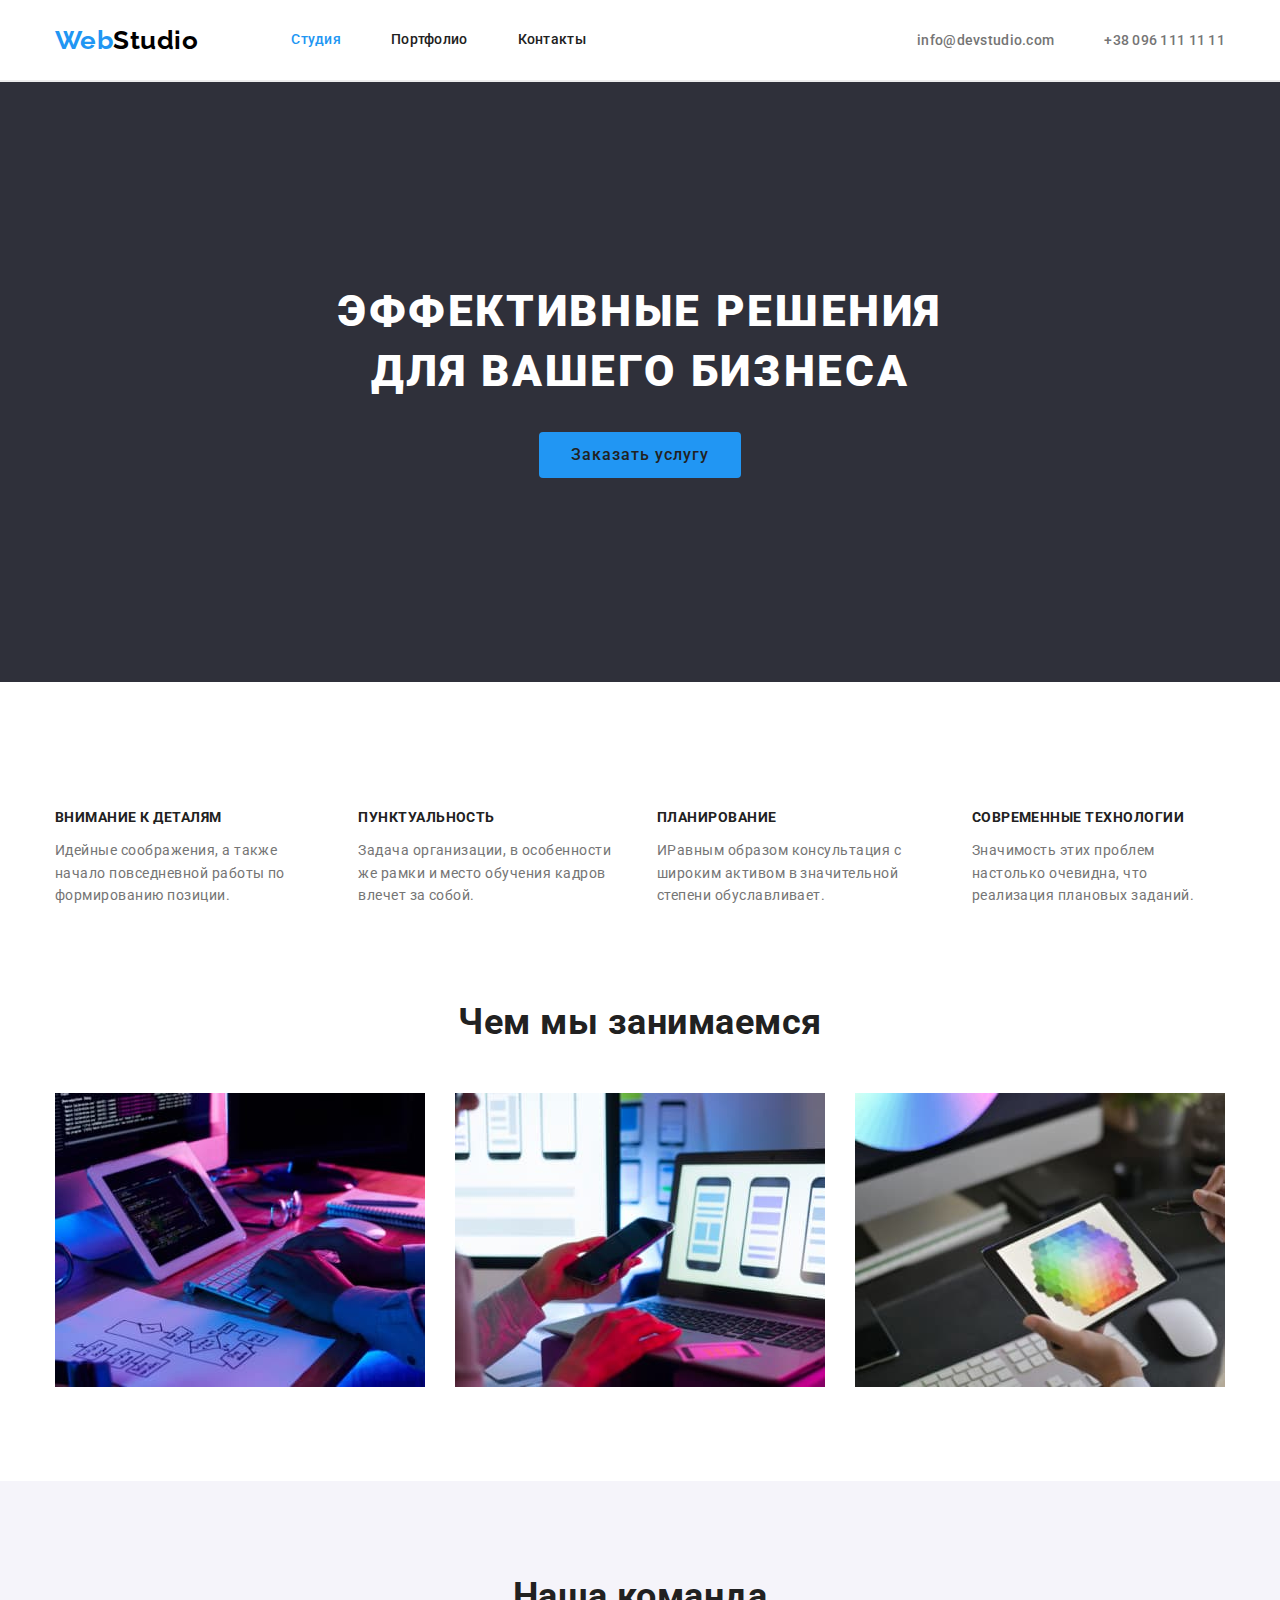
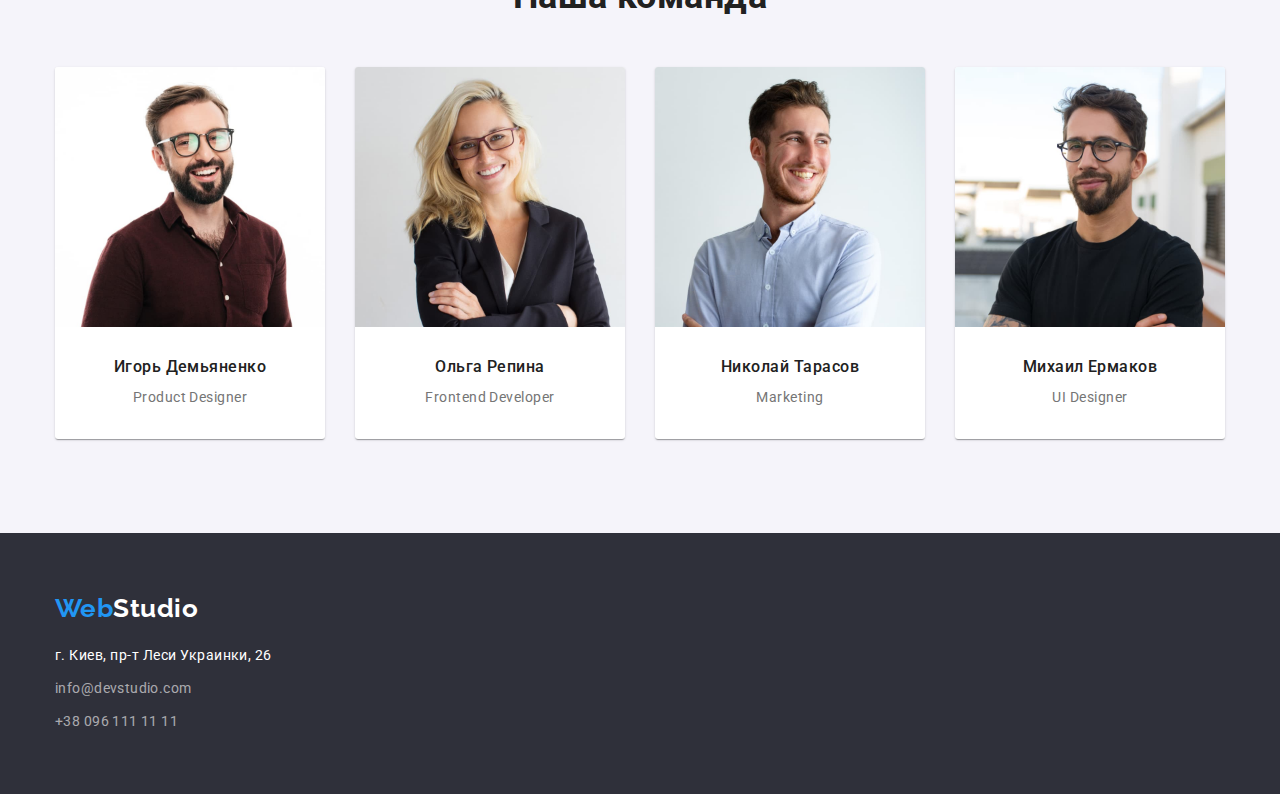
<file: index.html>
<!DOCTYPE html>
<html lang="en">
  <head>
    <meta charset="UTF-8" />
    <meta http-equiv="X-UA-Compatible" content="IE=edge" />
    <meta name="viewport" content="width=device-width, initial-scale=1.0" />
    <title>Document</title>
    <link rel="preconnect" href="https://fonts.gstatic.com" />
    <link
      href="https://fonts.googleapis.com/css2?family=Raleway:wght@700&family=Roboto:wght@400;500;700;900&display=swap"
      rel="stylesheet"
    />
    <link
      rel="stylesheet"
      href="https://cdnjs.cloudflare.com/ajax/libs/modern-normalize/1.1.0/modern-normalize.min.css"
    />
    <link rel="stylesheet" href="./css/styles.css" />
  </head>
  <body>
    <!-- Шапка -->

    <header>
      <div class="container">
        <div class="header-nav">
          <nav class="nav">
            <!-- Логотип -->
            <a href="./index.html" class="logo"><span>Web</span>Studio</a>

            <!-- Навигация -->
            <ul class="nav-list list">
              <li>
                <a href="./index.html" class="link current">Студия</a>
              </li>
              <li>
                <a href="./portfolio.html" class="link">Портфолио</a>
              </li>
              <li>
                <a href="" class="link">Контакты</a>
              </li>
            </ul>
          </nav>
          <!-- Контакты -->
          <ul class="contact list">
            <li>
              <a href="mailto:info@devstudio.com" class="email"
                >info@devstudio.com</a
              >
            </li>
            <li>
              <a href="tel:+380961111111" class="phonenumber"
                >+38 096 111 11 11</a
              >
            </li>
          </ul>
        </div>
      </div>
    </header>

    <!-- Тело -->

    <main>
      <!-- Герой -->

      <section class="hero">
        <div class="container">
          <h1 class="hero-title">Эффективные решения для вашего бизнеса</h1>

          <!-- Кнопка -->

          <button class="hero-btn button">Заказать услугу</button>
        </div>
      </section>

      <!-- Особенности -->

      <section class="features-section">
        <div class="container">
          <h2 class="section-title" hidden>Особенности</h2>
          <div class="features">
            <ul class="list features-list">
              <li class="item">
                <h3 class="title">Внимание к деталям</h3>
                <p>
                  Идейные соображения, а также начало повседневной работы по
                  формированию позиции.
                </p>
              </li>
              <li class="item">
                <h3 class="title">Пунктуальность</h3>
                <p>
                  Задача организации, в особенности же рамки и место обучения
                  кадров влечет за собой.
                </p>
              </li>
              <li class="item">
                <h3 class="title">Планирование</h3>
                <p>
                  ИРавным образом консультация с широким активом в значительной
                  степени обуславливает.
                </p>
              </li>
              <li class="item">
                <h3 class="title">Современные технологии</h3>
                <p>
                  Значимость этих проблем настолько очевидна, что реализация
                  плановых заданий.
                </p>
              </li>
            </ul>
          </div>
        </div>
      </section>

      <!-- Чем мы занимаемся -->

      <section class="work">
        <div class="container">
          <h2 class="section-title">Чем мы занимаемся</h2>
          <ul class="work-list list">
            <li class="item">
              <img
                src="./images/Programming.jpg"
                alt="Programming"
                width="370"
              />
            </li>
            <li class="item">
              <img
                src="./images/MobileApplications.jpg"
                alt="MobileApplications"
                width="370"
              />
            </li>
            <li class="item">
              <img src="./images/Design.jpg" alt="Design" width="370" />
            </li>
          </ul>
        </div>
      </section>

      <!-- Наша команда -->

      <section class="team-section">
        <div class="container">
          <h2 class="section-title">Наша команда</h2>
          <ul class="team-list list">
            <li class="item">
              <img
                src="./images/ProductDesigner.jpg"
                alt="Product Designer"
                width="270"
              />
              <h3 class="title">Игорь Демьяненко</h3>
              <p>Product Designer</p>
            </li>
            <li class="item">
              <img
                src="./images/FrontendDeveloper.jpg"
                alt="Frontend Developer"
                width="270"
              />
              <h3 class="title">Ольга Репина</h3>
              <p>Frontend Developer</p>
            </li>
            <li class="item">
              <img src="./images/Marketing.jpg" alt="Marketing" width="270" />
              <h3 class="title">Николай Тарасов</h3>
              <p>Marketing</p>
            </li>
            <li class="item">
              <img
                src="./images/UIDesigner.jpg"
                alt="UI Designer"
                width="270"
              />
              <h3 class="title">Михаил Ермаков</h3>
              <p>UI Designer</p>
            </li>
          </ul>
        </div>
      </section>
    </main>

    <!-- Подвал -->

    <footer>
      <div class="container">
        <a href="./index.html" class="logo"><span>Web</span>Studio</a>
        <address class="address">
          <p>г. Киев, пр-т Леси Украинки, 26</p>
          <a href="mailto:info@devstudio.com">info@devstudio.com</a>
          <a href="tel:+380961111111">+38 096 111 11 11</a>
        </address>
      </div>
    </footer>
  </body>
</html>
<!--  -->
</file>
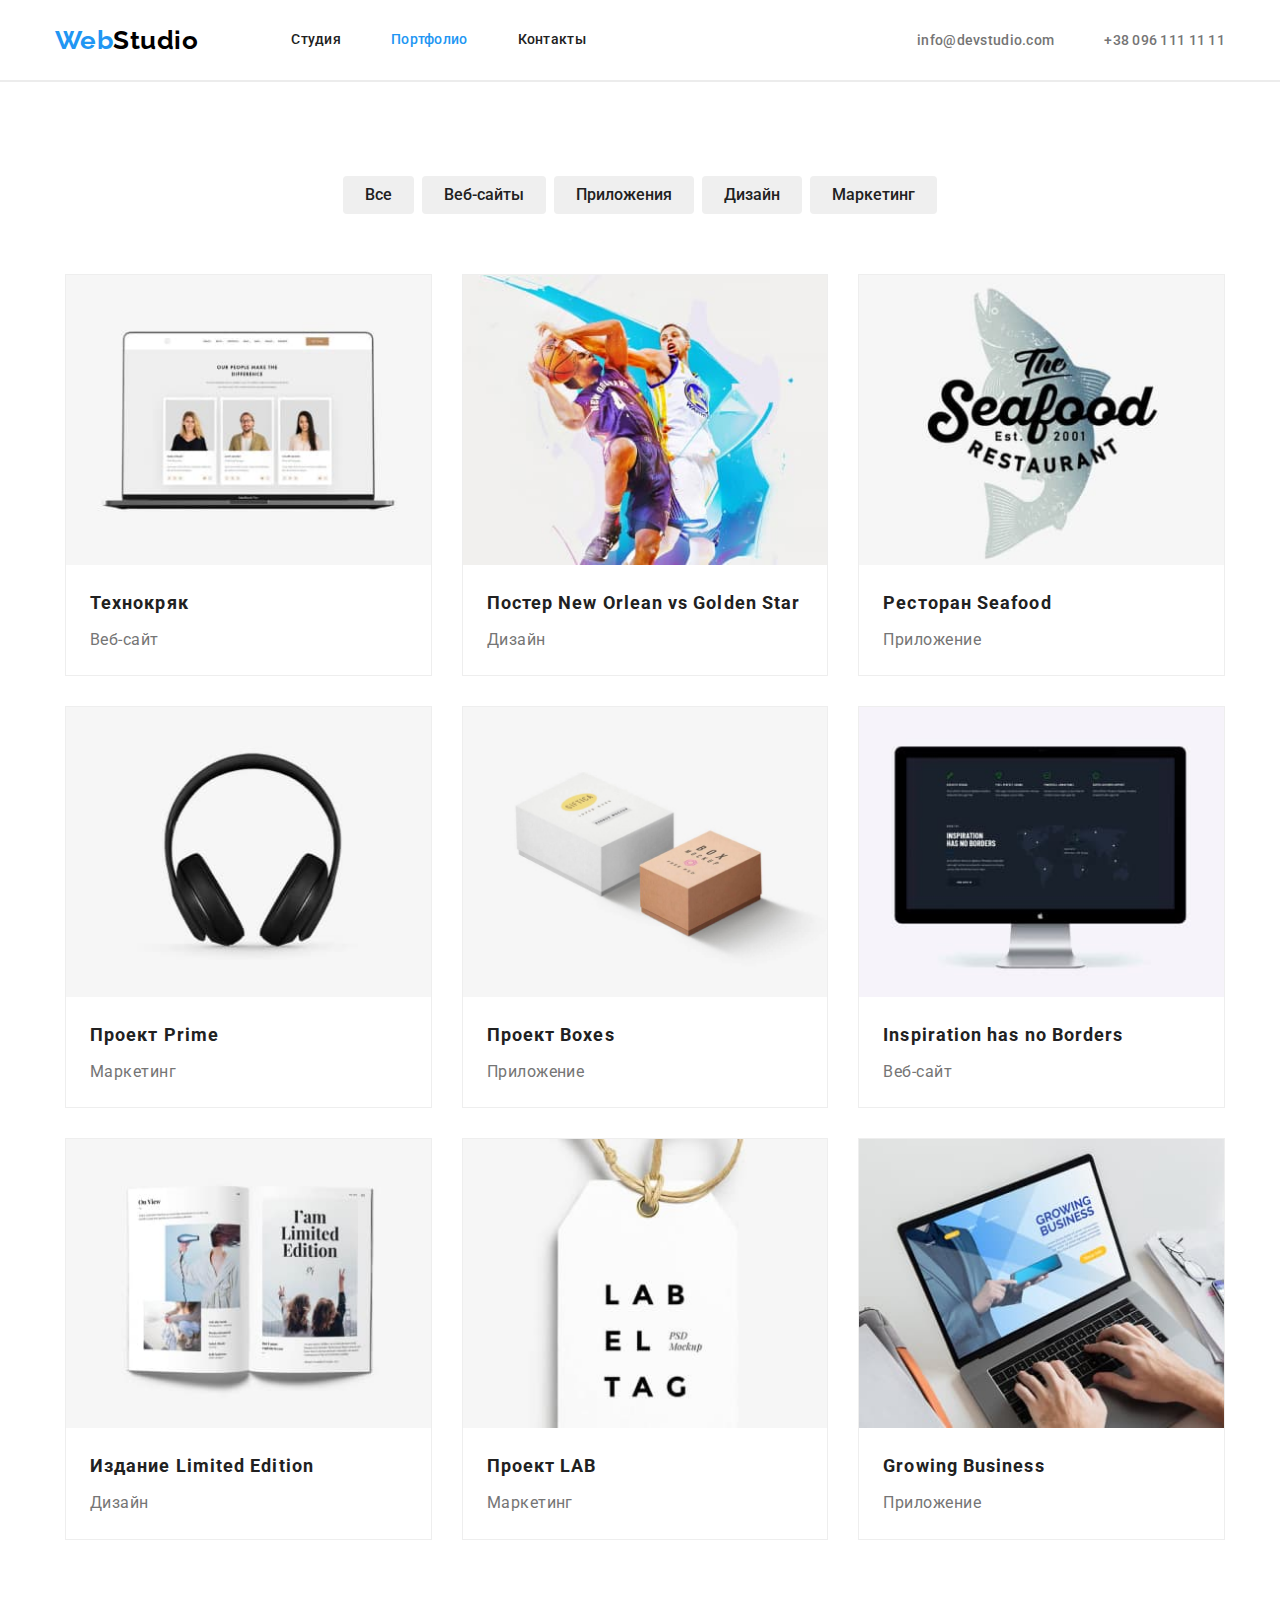
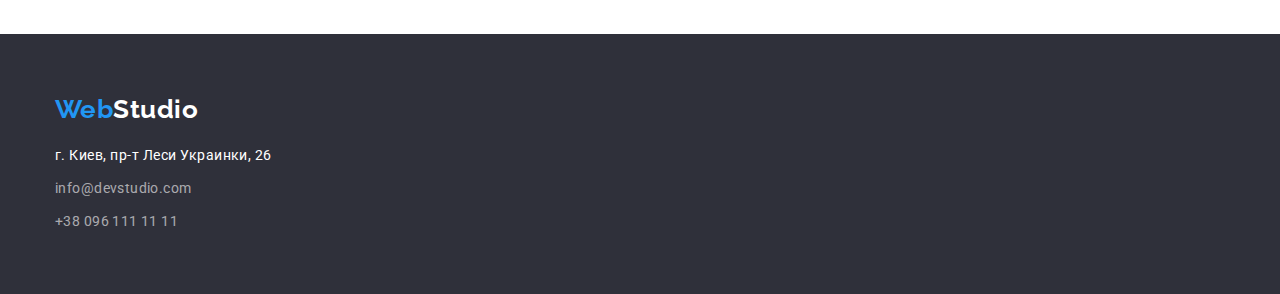
<file: portfolio.html>
<!DOCTYPE html>
<html lang="en">
  <head>
    <meta charset="UTF-8" />
    <meta http-equiv="X-UA-Compatible" content="IE=edge" />
    <meta name="viewport" content="width=device-width, initial-scale=1.0" />
    <title>Document</title>
    <link rel="preconnect" href="https://fonts.gstatic.com" />
    <link
      href="https://fonts.googleapis.com/css2?family=Raleway:wght@700&family=Roboto:wght@400;500;700;900&display=swap"
      rel="stylesheet"
    />
    <link
      rel="stylesheet"
      href="
  https://cdnjs.cloudflare.com/ajax/libs/modern-normalize/1.1.0/modern-normalize.min.css"
    />
    <link rel="stylesheet" href="./css/styles.css" />
  </head>
  <body>
    <!-- Шапка -->

    <header>
      <nav class="container nav">
        <!-- Логотип -->
        <a href="./index.html" class="logo"><span>Web</span>Studio</a>

        <!-- Навигация -->
        <ul class="nav-list list">
          <li>
            <a href="./index.html" class="link">Студия</a>
          </li>
          <li>
            <a href="./portfolio.html" class="link current">Портфолио</a>
          </li>
          <li>
            <a href="" class="link">Контакты</a>
          </li>
        </ul>

        <!-- Контакты -->
        <ul class="contact list">
          <li>
            <a href="mailto:info@devstudio.com" class="email"
              >info@devstudio.com</a
            >
          </li>
          <li>
            <a href="tel:+380961111111" class="phonenumber"
              >+38 096 111 11 11</a
            >
          </li>
        </ul>
      </nav>
    </header>

    <!-- Тело -->

    <main>
      <section class="filter-section">
        <div class="container">
          <h1 hidden>Портфолио</h1>

          <!-- Фильтры -->

          <ul class="filter list">

            <!-- Кнопки -->

            <li class="item">
              <button type="button" class="button">Все</button>
            </li>
            <li class="item">
              <button type="button" class="button">Веб-сайты</button>
            </li>
            <li class="item">
              <button type="button" class="button">Приложения</button>
            </li>
            <li class="item">
              <button type="button" class="button">Дизайн</button>
            </li>
            <li class="item">
              <button type="button" class="button">Маркетинг</button>
            </li>
          </ul>
        </div>
      </section>

      <!-- Проэкты -->

      <section>
        <div class="container">
          <h2 class="section-title" hidden>Projects</h2>
          <ul class="project-list">
            <li>
              <img
                src="./images/homework2/project1.jpg"
                alt="Ноутбук"
                width="370"
              />
              <h3 class="title">Технокряк</h3>
              <p>Веб-сайт</p>
            </li>

            <li>
              <img
                src="./images/homework2/project2.jpg"
                alt="Баскетбол"
                width="370"
              />
              <h3 class="title">Постер New Orlean vs Golden Star</h3>
              <p>Дизайн</p>
            </li>

            <li>
              <img
                src="./images/homework2/project3.jpg"
                alt="Ресторан Seafood"
                width="370"
              />
              <h3 class="title">Ресторан Seafood</h3>
              <p>Приложение</p>
            </li>

            <li>
              <img
                src="./images/homework2/project4.jpg"
                alt="Наушники"
                width="370"
              />
              <h3 class="title">Проект Prime</h3>
              <p>Маркетинг</p>
            </li>

            <li>
              <img
                src="./images/homework2/project5.jpg"
                alt="Две коробки"
                width="370"
              />
              <h3 class="title">Проект Boxes</h3>
              <p>Приложение</p>
            </li>

            <li>
              <img
                src="./images/homework2/project6.jpg"
                alt="Компьютер"
                width="370"
              />
              <h3 class="title">Inspiration has no Borders</h3>
              <p>Веб-сайт</p>
            </li>

            <li>
              <img
                src="./images/homework2/project7.jpg"
                alt="Книга"
                width="370"
              />
              <h3 class="title">Издание Limited Edition</h3>
              <p>Дизайн</p>
            </li>

            <li>
              <img
                src="./images/homework2/project8.jpg"
                alt="Бирка"
                width="370"
              />
              <h3 class="title">Проект LAB</h3>
              <p>Маркетинг</p>
            </li>

            <li>
              <img
                src="./images/homework2/project9.jpg"
                alt="Печатание на ноутбуке"
                width="370"
              />
              <h3 class="title">Growing Business</h3>
              <p>Приложение</p>
            </li>
          </ul>
        </div>
      </section>
    </main>

    <!-- Подвал -->

    <footer>
      <div class="container">
        <a href="./index.html" class="logo"><span>Web</span>Studio</a>
        <address class="address">
          <p>г. Киев, пр-т Леси Украинки, 26</p>
          <a href="mailto:info@devstudio.com">info@devstudio.com</a>
          <a href="tel:+380961111111">+38 096 111 11 11</a>
        </address>
      </div>
    </footer>
  </body>
</html>
</file>
<file: css/styles.css>
:root {
  --common-bg-color: #FFFFFF;
  --main-text-color: #757575;
  --secondary-text-color: #212121;
  --accent-color: #2196F3;
  --border-bottom-colour: #ECECEC;
  --border-project-colour: #EEEEEE;
  --card-set-gap: 30px;
  --card-shadow: 0px 2px 1px -1px rgba(0, 0, 0, 0.2),
    0px 1px 1px 0px rgba(0, 0, 0, 0.14), 0px 1px 3px 0px rgba(0, 0, 0, 0.12);
  }

body {
  background: var(--common-bg-color);
  color: var(--main-text-color);
  font-family: Roboto;
  letter-spacing: 0.03em;
  
}

header {
  border-bottom: 1px solid var(--border-bottom-colour);
}
main {
  border-top: 1px solid var(--border-bottom-colour);
}

/* Утилиты */
.list, .project-list {
  list-style: none;
  margin: 0;
  padding: 0;
}

/* * {
  outline: 1px solid tomato;
} */

img {
  display: block;
  max-width: 100%;
}

.container {
  
  width: 1200px;
  margin-left: auto;
  margin-right: auto;
  padding-left: 15px;
  padding-right: 15px;
  /* background: rgb(228, 228, 197); */
}

/* Логотип */

.logo {
  color: #000000;
  font-family: Raleway, sans-serif;
  font-weight: bold;
  font-size: 26px;
  line-height: 1.19;
  text-decoration: none;
  
  
}

span {
  color: var(--accent-color) ;
}

/* Навигация */
.header-nav {
  display: flex;
  align-items: center;
}
.nav {
  display: flex;
  align-items: center;
  
}

.nav-list {
  display: flex;
  margin-left: 93px;
  }

.nav-list li:not(:last-child) {
    margin-right: 50px;
}

.nav-list .link {
  display: block;
  padding-top: 32px;
  padding-bottom: 32px;
  color: var(--secondary-text-color);
  font-weight: 500;
  font-size: 14px;
  line-height: 1.14;
  letter-spacing: 0.02em;
  text-decoration: none;
  }



.nav-list .link:hover,
.nav-list .link:focus {
  color: var(--accent-color);
}
.nav-list .link.current {
  color: var(--accent-color);
}

/* Контакты */

.email, 
.phonenumber {
  color: var(--main-text-color);
  font-weight: 500;
  font-size: 14px;
  line-height: 1.14;
  letter-spacing: 0.02em;
  text-decoration: none;
}
.email:hover,
.email:focus {
  color: var(--accent-color);
}
.phonenumber:hover,
.phonenumber:focus {
  color: var(--accent-color);
}
.contact {
  display: flex;
  margin-left: auto ;
}
.contact li:not(:last-child){
  margin-right: 50px;
}

/* Герой */
.hero {
  height: 600px;
  padding-top: 200px;
  padding-bottom: 200px;

  background:#2F303A;
}
.hero-title {
  margin: 0 237px;

  
  
  color: var(--common-bg-color);
  font-weight: 900;
  font-size: 44px;
  line-height: 1.36;
  text-align: center;
  letter-spacing: 0.06em;
  text-transform: uppercase;
  
}

/* Кнопки */
.hero-btn {
  display: flex;
  margin: 30px auto 0;
  padding: 10px 32px;
  border: none;
  border-radius: 4px;
  

  color: #FFFFFF;
  background: var(--accent-color);
  font-family: Roboto;
  font-weight: 700;
  font-size: 16px;
  line-height: 2;
  align-items: center;
  letter-spacing: 0.06em;
  cursor: pointer;
  
  
}

.button {
  color: var(--secondary-text-color);
  font-family: Roboto;
  font-weight: 500;
  font-size: 16px;
  line-height: 1.63;
  cursor: pointer;
}
.button:focus,
.button:hover {
  background: var(--accent-color);
  color: var(--common-bg-color);
  box-shadow: var(--card-shadow);
}

/* Особенности */

.features-section {
  padding-top: 94px;
  padding-bottom: 94px;
}
.features .list {
  display: flex;
}

.list .item + .item {
  margin-left: 30px;
}

.section-title {
  color: var(--secondary-text-color);
  font-weight: 700;
  font-size: 36px;
  line-height: 1.17;
  text-align: center;
  margin-top: 0;
  margin-bottom: 50px;
}

.list .title {
  margin-top: 30px;
  margin-bottom: 10px;
  color: var(--secondary-text-color);
  font-weight: 700;
  font-size: 14px;
  line-height: 1.63;
  text-transform: uppercase;
  /* text-align: center; */
  
  }
  .features-list {
    text-align: left;
  }

.list p {
  font-weight: 400;
  font-size: 14px;
  line-height: 1.63;
  margin-top: 0;
  margin-bottom: 0;
  
}
/* Чем мы занимаемся */


.work {
  padding-bottom: 94px;
  /* background: teal; */
}

.work-list {
  display: flex;
}

.work-list .item + .item {
  margin-left: 30px;
}

/* Наша команда */

.team-section {
  padding-bottom: 94px;
  padding-top: 94px;
}

.team-list {
  display: flex;
}

.team-list p {
  text-align: center;
}

.team-list .title {
  text-align: center;
  text-transform: none;
  font-weight: 500;
  font-size: 16px;
  line-height: 1.19;
}

.team-section {
  background: #F5F4FA;
}
.team-list .item {
  padding-bottom: 30px;
  border-radius: 3px;
  background: var(--common-bg-color);
  box-shadow: var(--card-shadow);
  overflow: hidden;
}

.team-list .item + .item {
  margin-left: 30px;
}

/* Подвал */

footer .logo {
  display: block;
  margin-bottom: 20px;
  color: #FFFFFF;
  
  
}
footer {
  padding:60px 0;
  background: #2F303A;
}

.address p {
  color: var(--common-bg-color);
  font-style: normal;
  font-weight: 400;
  font-size: 14px;
  line-height: 1.7;
  margin-top: 0;
  margin-bottom: 9px;
  
  }

  .address a {
    color: rgba(255, 255, 255, 0.6);
    font-weight: 400;
    font-style: normal;
    font-size: 14px;
    line-height: 1.71;
    letter-spacing: 0.03em;
    text-decoration: none;
    display: block;
    }
    .address a:not(:last-child) {
      margin-bottom: 9px;
    }

  .address a:focus,
  .address a:hover {
    color: var(--accent-color);

  }


/* Портфолио */

/* Фильтры */
.filter-section {
  padding-top: 94px;
  padding-bottom: 50px;

}

.filter {
  display: flex;
  justify-content: center;
}

.filter .item + .item {
  margin-left: 8px;
}


/* Проэкты */

.project-list {
  display: flex;
  flex-wrap: wrap;
  margin-top: -20px;
  margin-left: -20px;
  padding-bottom: 94px;
}

.project-list > li {
  margin-left: var(--card-set-gap);
  margin-top: var(--card-set-gap);
  flex-basis: calc(100% / 3 - var(--card-set-gap));
  border: 1px solid var(--border-project-colour);
  
}

.project-list > li:hover {
  box-shadow: var(--card-shadow);
    
}

.project-list .title {
  margin: 20px 24px 4px 24px;
  

  color: var(--secondary-text-color);
  font-weight: bold;
  font-size: 18px;
  line-height: 2;
  letter-spacing: 0.06em;
  }

.project-list p {
  margin: 0 24px 20px 24px;
  
  font-weight: 400;
  font-size: 16px;
  line-height: 1.88;
}

.item .button {
  padding: 6px 22px;
  border: none;
  border-radius: 4px;
  
}
</file>
